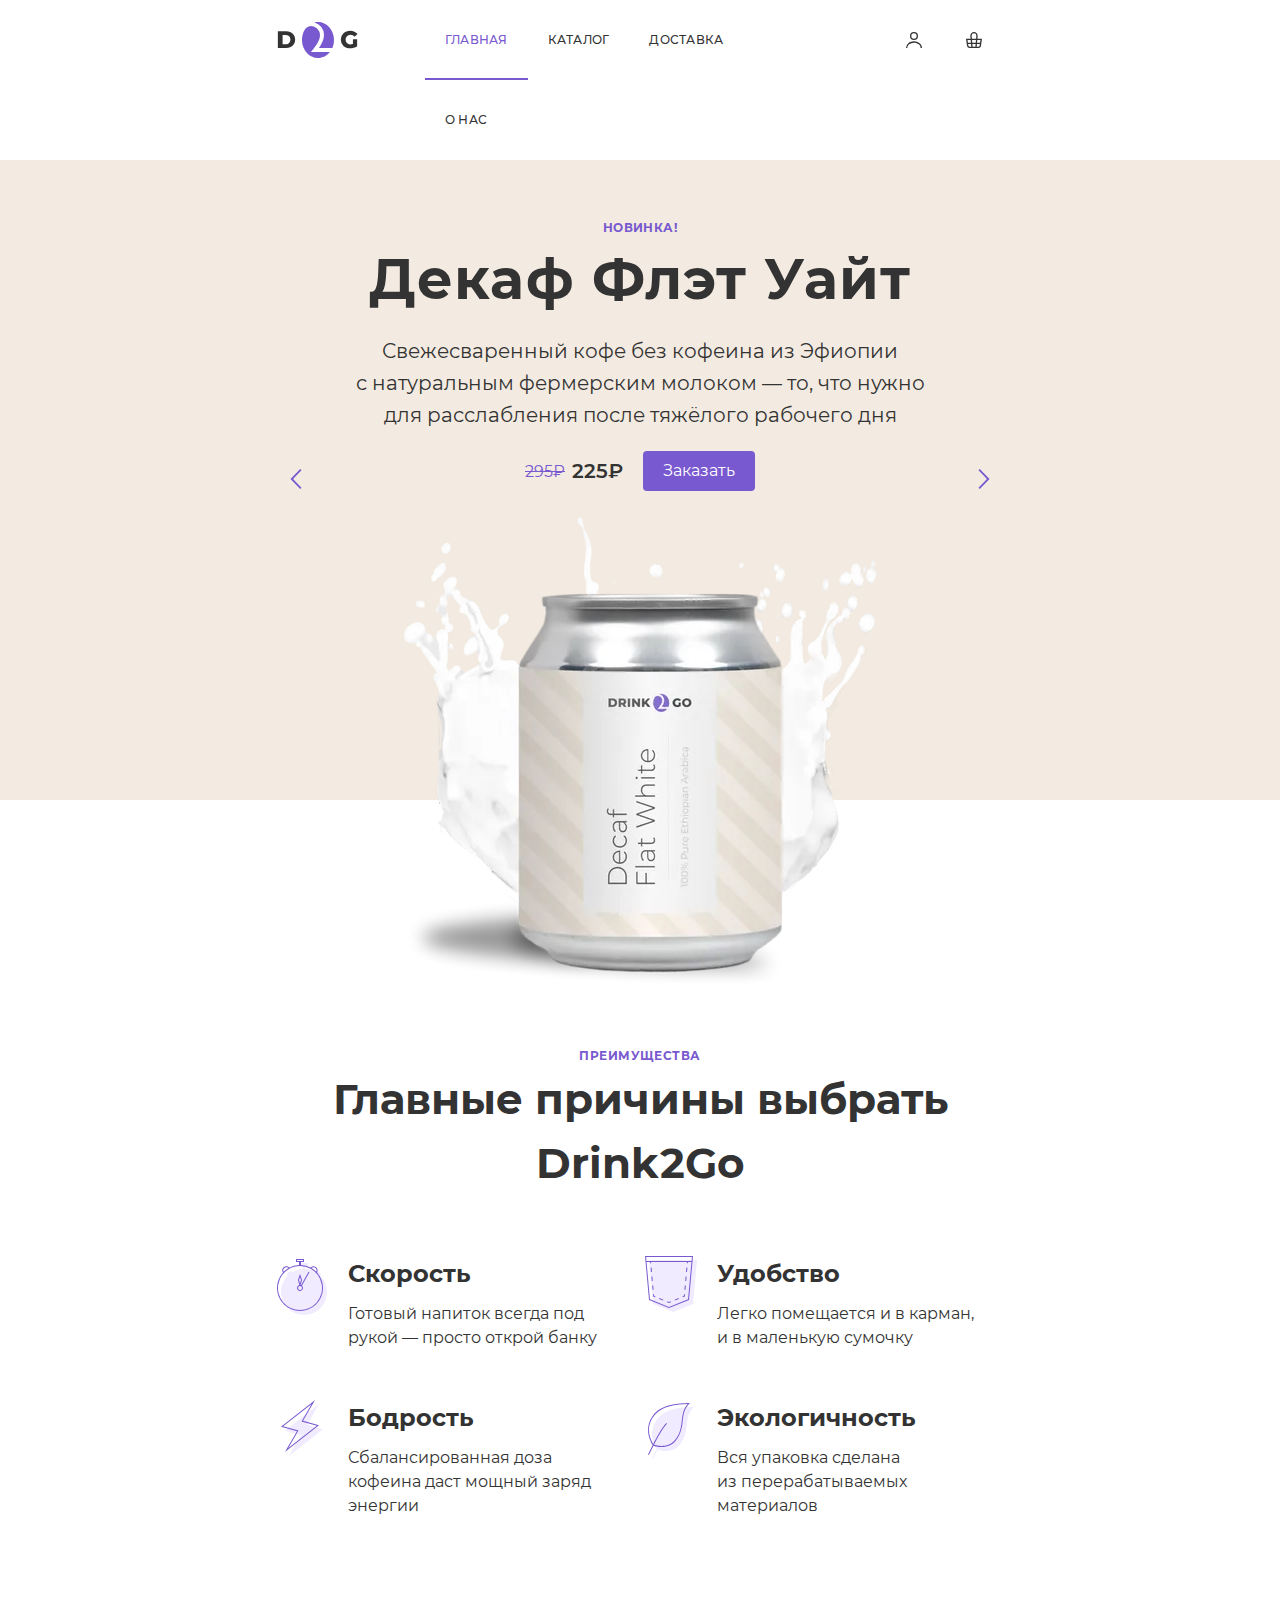
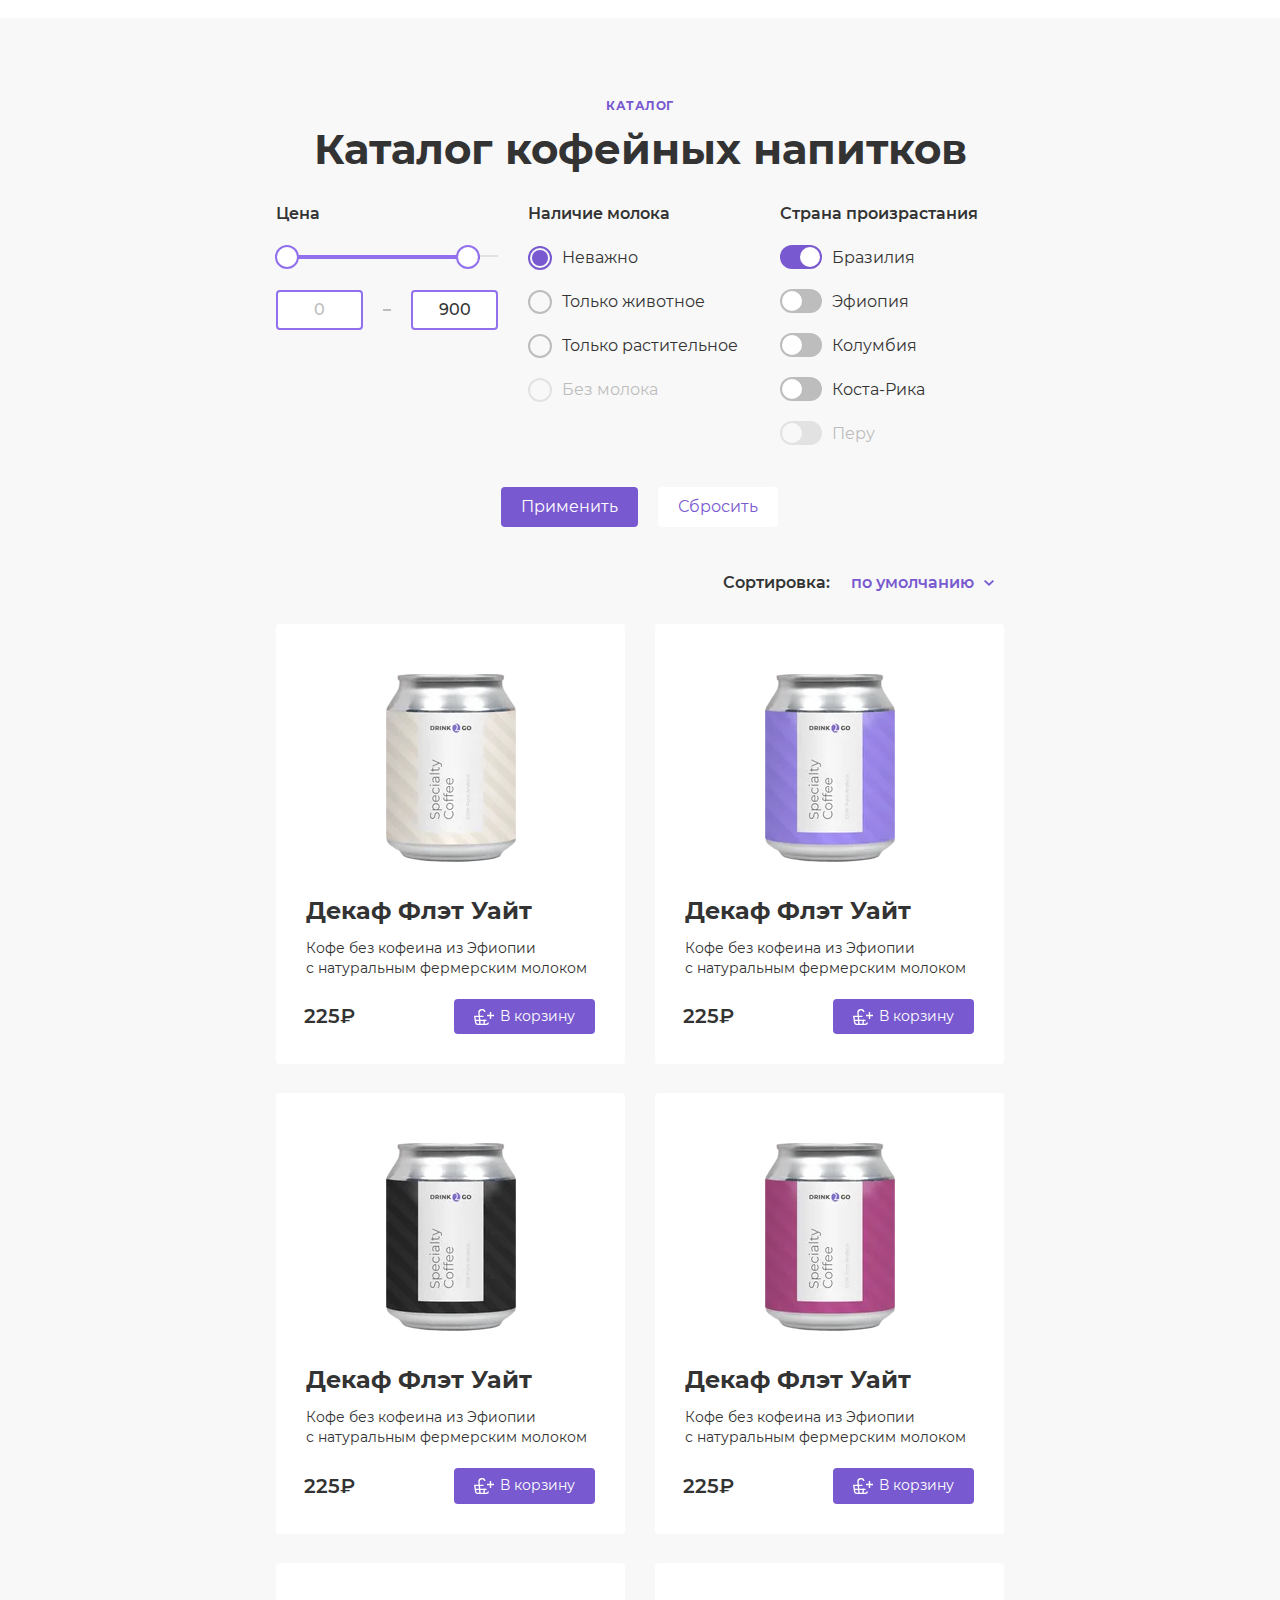
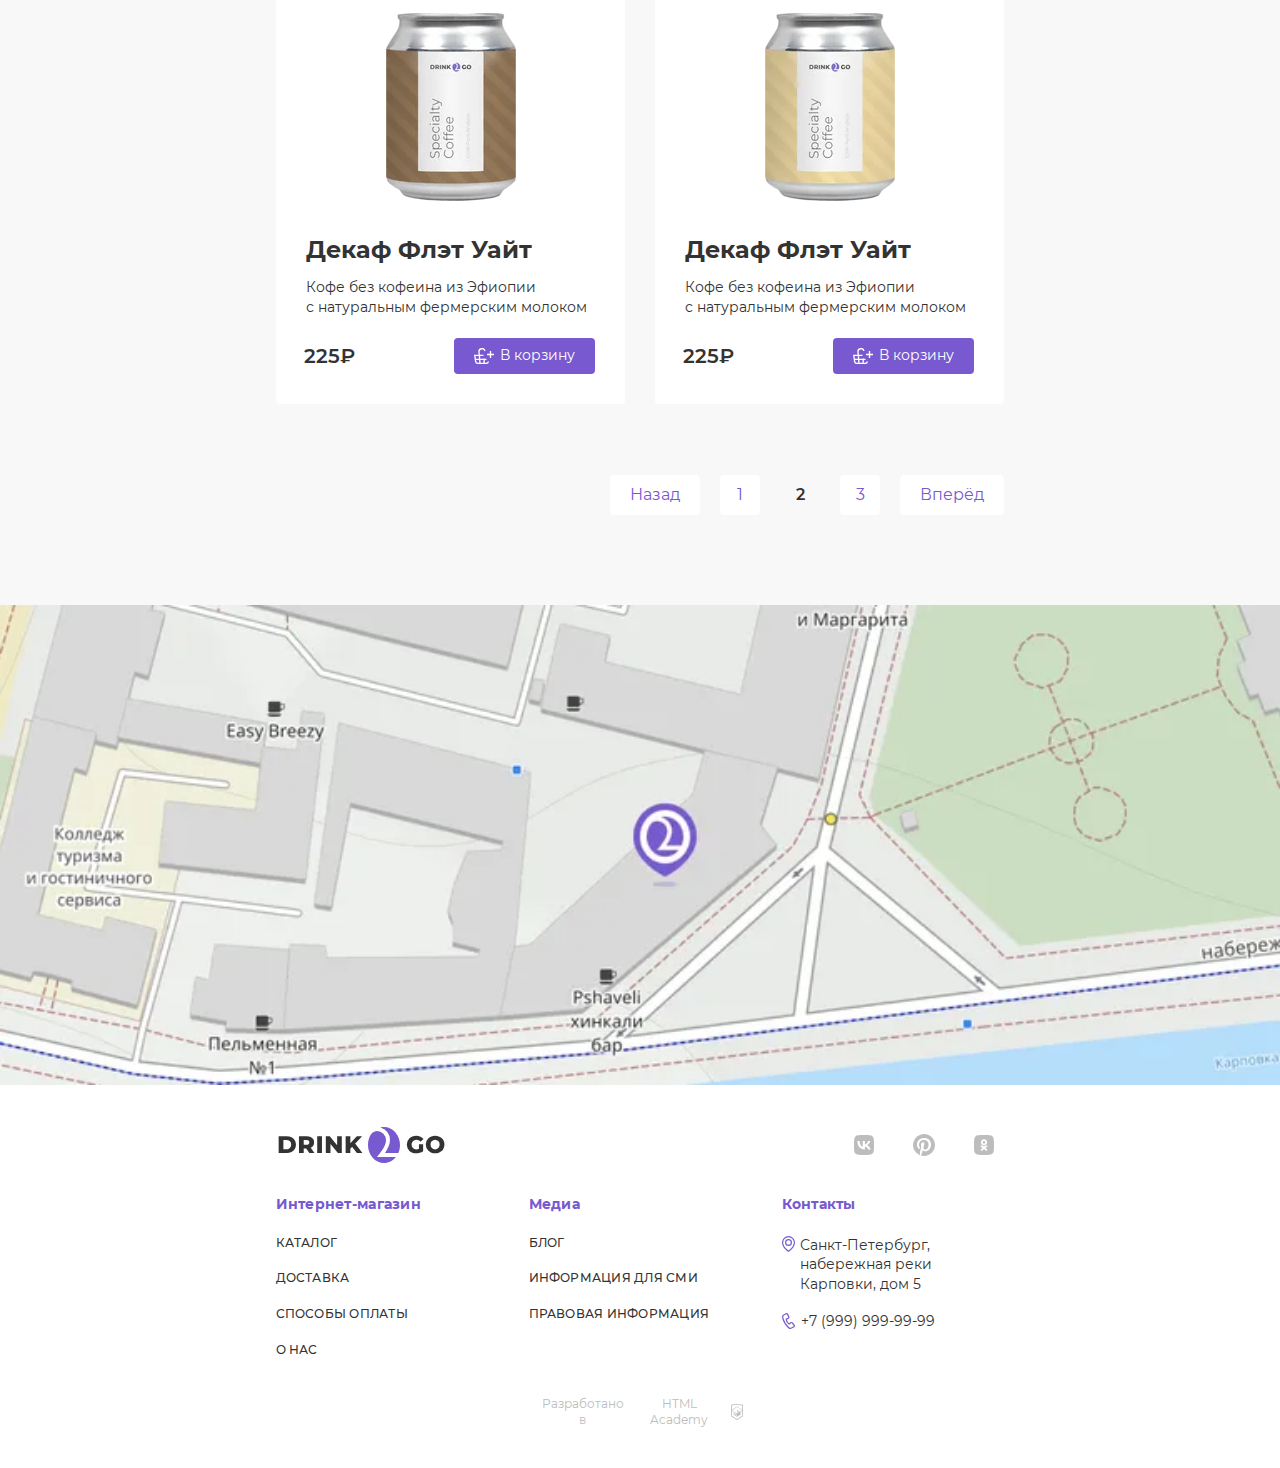
<file: index.html>
<!DOCTYPE html><html class="page" lang="ru"><head><meta charset="utf-8"><meta name="viewport" content="width=device-width,initial-scale=1"><meta name="description" content="Drink2Go — интернет-магазин по продаже кофейных напитков."><title>Drink2Go — интернет-магазин по продаже кофейных напитков.</title><link rel="stylesheet" href="styles/styles.css"><link rel="icon" href="favicon.ico"><link rel="icon" href="favicons/favicon.svg" type="image/svg+xml"><link rel="apple-touch-icon" href="favicons/favicon-180.png"><link rel="manifest" href="favicon.webmanifest"><link rel="preload" href="fonts/montserrat-regular.woff2" as="font" type="font/woff2" crossorigin="anonymous"><link rel="preload" href="fonts/montserrat-medium.woff2" as="font" type="font/woff2" crossorigin="anonymous"><link rel="preload" href="fonts/montserrat-semi-bold.woff2" as="font" type="font/woff2" crossorigin="anonymous"><link rel="preload" href="fonts/montserrat-bold.woff2" as="font" type="font/woff2" crossorigin="anonymous"><link rel="preload" href="fonts/montserrat-extra-bold.woff2" as="font" type="font/woff2" crossorigin="anonymous"></head><body class="page__body"><header class="header" data-test="header"><div class="header__container"><a class="logo" href="index.html"><picture><source media="(min-width: 1440px)" type="image/svg+xml" srcset="images/logo-desktop.svg" width="170" height="36"><source media="(min-width: 768px)" type="image/svg+xml" srcset="images/logo-tablet.svg" width="82" height="36"><img class="logo__image" src="images/logo.svg" width="32" height="36" alt="Логотип Drink2Go."></picture><span class="logo__text">Интернет-магазин кофейных напитков</span></a><nav class="nav"><ul class="nav__menu nav__menu--closed reset-list"><li class="nav__item"><a class="nav__link nav__link--active" href="index.html">Главная</a></li><li class="nav__item"><a class="nav__link" href="#">Каталог</a></li><li class="nav__item"><a class="nav__link" href="#">Доставка</a></li><li class="nav__item"><a class="nav__link" href="#">О нас</a></li></ul><div class="nav__buttons"><a class="login-button" href="#"><span class="login-button__text">Войти</span></a> <a class="cart-button" href="#"><span class="cart-button__text">Корзина</span></a> <button class="nav__toggle button js-toggle-button" type="button" aria-label="Открыть меню навигации."></button></div></nav></div></header><main class="page__main"><section class="hero" data-test="hero"><h1 class="visually-hidden">Drink2Go — интернет-магазин по продаже кофейных напитков.</h1><div class="slider hero__container"><ul class="slider__list reset-list"><li class="slider__item"><div class="slider__image-wrapper"><picture><source type="image/webp" media="(min-width: 1440px)" srcset="images/decaf-flat-white-desktop@1x.webp, images/decaf-flat-white-desktop@2x.webp 2x" width="600" height="600"><source type="image/webp" media="(min-width: 768px)" srcset="images/decaf-flat-white-tablet@1x.webp, images/decaf-flat-white-tablet@2x.webp 2x" width="476" height="476"><source type="image/webp" srcset="images/decaf-flat-white-mobile@1x.webp, images/decaf-flat-white-mobile@2x.webp 2x" width="280" height="280"><source type="image/png" media="(min-width: 1440px)" srcset="images/decaf-flat-white-desktop@1x.png, images/decaf-flat-white-desktop@2x.png 2x" width="600" height="600"><source type="image/png" media="(min-width: 768px)" srcset="images/decaf-flat-white-tablet@1x.png, images/decaf-flat-white-tablet@2x.png 2x" width="476" height="476"><img class="slider__image" src="images/decaf-flat-white-mobile@1x.png" srcset="images/decaf-flat-white-mobile@2x.png 2x" width="280" height="280" alt="Банка кофе Декаф Флэт Уайт."></picture></div><div class="slider__description"><span class="slider__badge badge">Новинка!</span><h2 class="slider__title">Декаф Флэт Уайт</h2><p class="slider__text">Свежесваренный кофе без кофеина из Эфиопии с&nbsp;натуральным фермерским молоком — то, что нужно для&nbsp;расслабления после тяжёлого рабочего дня</p><div class="buy-wrapper"><span class="old-price">295₽</span> <span class="current-price">225₽</span><!-- Состояние disabled у ссылки - класс button__link-disabled для button --> <a class="slider__order-button button button--main" href="#">Заказать</a></div></div></li><li class="slider__item"><div class="slider__image-wrapper"><picture><source type="image/webp" media="(min-width: 1440px)" srcset="images/lavender-latte-desktop@1x.webp, images/lavender-latte-desktop@2x.webp 2x" width="600" height="600"><source type="image/webp" media="(min-width: 768px)" srcset="images/lavender-latte-tablet@1x.webp, images/lavender-latte-tablet@2x.webp 2x" width="476" height="476"><source type="image/webp" srcset="images/lavender-latte-mobile@1x.webp, images/lavender-latte-mobile@2x.webp 2x" width="280" height="280"><source type="image/png" media="(min-width: 1440px)" srcset="images/lavender-latte-desktop@1x.png, images/lavender-latte-desktop@2x.png 2x" width="600" height="600"><source type="image/png" media="(min-width: 768px)" srcset="images/lavender-latte-tablet@1x.png, images/lavender-latte-tablet@2x.png 2x" width="476" height="476"><img class="slider__image" src="images/lavender-latte-mobile@1x.png" srcset="images/lavender-latte-mobile@2x.png 2x" width="280" height="280" alt="Банка кофе Лавандовый Латте."></picture></div><div class="slider__description"><span class="slider__badge badge">Новинка!</span><h2 class="slider__title">Лавандовый Латте</h2><p class="slider__text">Невероятное сочетание перуанской высокогорной арабики с молоком ламы и лавандовым сиропом унесёт&nbsp;вас прямо на вершину Радужных гор</p><div class="buy-wrapper"><span class="old-price">285₽</span> <span class="current-price">265₽</span> <a class="slider__order-button button button--main" href="#">Заказать</a></div></div></li><li class="slider__item"><div class="slider__image-wrapper"><picture><source type="image/webp" media="(min-width: 1440px)" srcset="images/triple-espresso-desktop@1x.webp, images/triple-espresso-desktop@2x.webp 2x" width="600" height="600"><source type="image/webp" media="(min-width: 768px)" srcset="images/triple-espresso-tablet@1x.webp, images/triple-espresso-tablet@2x.webp 2x" width="476" height="476"><source type="image/webp" srcset="images/triple-espresso-mobile@1x.webp, images/triple-espresso-mobile@2x.webp 2x" width="280" height="280"><source type="image/png" media="(min-width: 1440px)" srcset="images/triple-espresso-desktop@1x.png, images/triple-espresso-desktop@2x.png 2x" width="600" height="600"><source type="image/png" media="(min-width: 768px)" srcset="images/triple-espresso-tablet@1x.png, images/triple-espresso-tablet@2x.png 2x" width="476" height="476"><img class="slider__image" src="images/triple-espresso-mobile@1x.png" srcset="images/triple-espresso-mobile@2x.png 2x" width="280" height="280" alt="Банка кофе Тройной Эспрессо."></picture></div><div class="slider__description"><span class="slider__badge badge">Новинка!</span><h2 class="slider__title">Тройной Эспрессо</h2><p class="slider__text">Мощнее укола адреналина, чернее&nbsp;самой тёмной ночи, этот тройной эспрессо из Колумбии покажет вам, что такое настоящая бодрость</p><div class="buy-wrapper"><span class="old-price">395₽</span> <span class="current-price">375₽</span> <a class="slider__order-button button button--main" href="#">Заказать</a></div></div></li></ul><button class="slider__button button slider-button-prev" type="button" aria-label="Показать предыдущий товар."><svg class="slider__button-arrow" width="20" height="20"><use href="icons/stack.svg#slider-arrow"></use></svg></button> <button class="slider__button button slider-button-next" type="button" aria-label="Показать следующий товар."><svg class="slider__button-arrow slider__button-arrow--next" width="20" height="20"><use href="icons/stack.svg#slider-arrow"></use></svg></button><ul class="slider-pagination reset-list"><li class="slider-pagination__item"><button class="slider-pagination__button button slider-pagination__button--current" type="button" aria-label="Первый товар слайдера."></button></li><li class="slider-pagination__item"><button class="slider-pagination__button button" type="button" aria-label="Второй товар слайдера."></button></li><li class="slider-pagination__item"><button class="slider-pagination__button button" type="button" aria-label="Третий товар слайдера."></button></li></ul></div></section><section class="features" data-test="features"><div class="container"><span class="badge">Преимущества</span><h2 class="features__title title">Главные причины выбрать Drink2Go</h2><ul class="features__list reset-list"><li class="features__item features__item--speed"><h3 class="features__name">Скорость</h3><p class="features__text">Готовый напиток всегда под рукой — просто открой банку</p></li><li class="features__item features__item--convenience"><h3 class="features__name">Удобство</h3><p class="features__text">Легко помещается и в карман, и&nbsp;в&nbsp;маленькую сумочку</p></li><li class="features__item features__item--cheerfulness"><h3 class="features__name">Бодрость</h3><p class="features__text">Сбалансированная доза кофеина даст мощный заряд энергии</p></li><li class="features__item features__item--ecological"><h3 class="features__name">Экологичность</h3><p class="features__text">Вся упаковка сделана из&nbsp;перерабатываемых материалов</p></li></ul></div></section><section class="catalog" data-test="catalog"><div class="catalog__container container"><span class="catalog__badge badge">Каталог</span><h2 class="catalog__title title">Каталог кофейных напитков</h2><div class="filter"><form class="filter__form" action="https://echo.htmlacademy.ru/" method="get"><fieldset class="filter__group"><legend class="filter__title">Цена</legend><!-- Состояние disabled для рендж слайдера - добавить для дива ниже класс noui-slider-disabled --><div class="range noui-slider"><div class="range-slider"></div><div class="range__fields"><label class="range__label"><span class="visually-hidden">Изменить минимальную цену.</span> <input class="range__field range__field--min" type="number" name="min-price" min="0" max="1000" placeholder="0" required></label> <label class="range__label"><span class="visually-hidden">Изменить максимальную цену.</span> <input class="range__field range__field--max" type="number" name="max-price" min="0" max="1000" placeholder="500" value="900" required></label></div></div></fieldset><fieldset class="filter__group"><legend class="filter__title">Наличие молока</legend><ul class="filter__radio-list radio-list reset-list"><li class="radio-list__item"><label class="radio-list__control control"><input class="radio-list__field visually-hidden" type="radio" name="presence-of-milk" value="not-important" checked="checked"> <span class="control__outline radio-list__outline"></span> <span class="radio-list__text">Неважно</span></label></li><li class="radio-list__item"><label class="radio-list__control control"><input class="radio-list__field visually-hidden" type="radio" name="presence-of-milk" value="only-animal"> <span class="control__outline radio-list__outline"></span> <span class="radio-list__text">Только животное</span></label></li><li class="radio-list__item"><label class="radio-list__control control"><input class="radio-list__field visually-hidden" type="radio" name="presence-of-milk" value="only-plant"> <span class="control__outline radio-list__outline"></span> <span class="radio-list__text">Только растительное</span></label></li><li class="radio-list__item"><label class="radio-list__control control"><input class="radio-list__field visually-hidden" type="radio" name="presence-of-milk" value="no-milk" disabled="disabled"> <span class="control__outline radio-list__outline"></span> <span class="radio-list__text">Без молока</span></label></li></ul></fieldset><fieldset class="filter__group"><legend class="filter__title">Страна произрастания</legend><ul class="filter__checkbox-list checkbox-list reset-list"><li class="checkbox-list__item"><label class="checkbox-list__control control"><input class="checkbox-list__field visually-hidden" type="checkbox" name="country-of-origin" value="brazil" checked="checked"> <span class="checkbox-list__text">Бразилия</span></label></li><li class="checkbox-list__item"><label class="checkbox-list__control control"><input class="checkbox-list__field visually-hidden" type="checkbox" name="country-of-origin" value="ethiopia"> <span class="checkbox-list__text">Эфиопия</span></label></li><li class="checkbox-list__item"><label class="checkbox-list__control control"><input class="checkbox-list__field visually-hidden" type="checkbox" name="country-of-origin" value="columbia"> <span class="checkbox-list__text">Колумбия</span></label></li><li class="checkbox-list__item"><label class="checkbox-list__control control"><input class="checkbox-list__field visually-hidden" type="checkbox" name="country-of-origin" value="costa-rica"> <span class="checkbox-list__text">Коста-Рика</span></label></li><li class="checkbox-list__item"><label class="checkbox-list__control control"><input class="checkbox-list__field visually-hidden" type="checkbox" name="country-of-origin" value="peru" disabled="disabled"> <span class="checkbox-list__text">Перу</span></label></li></ul></fieldset><div class="filter__buttons-wrapper"><button class="filter__apply button button--main" type="submit">Применить</button> <button class="filter__reset button button--additional" type="reset">Сбросить</button></div></form></div><div class="catalog__right-wrapper"><div class="sorting"><h3 class="sorting__title">Сортировка:</h3><div class="sorting__select-wrapper"><select class="sorting__select" name="sorting"><option value="default">по умолчанию</option><option value="novelty">новинки</option><option value="discounted">со скидкой</option></select></div></div><ul class="catalog__list reset-list"><li class="catalog__item"><div class="card"><a class="card__link" href="#"><picture><source type="image/webp" srcset="images/card-1@1x.webp, images/card-1@2x.webp 2x" width="130" height="188"><img class="card__image" src="images/card-1@1x.png" srcset="images/card-1@2x.png 2x" width="130" height="188" alt="Банка кофе Декаф Флэт Уайт."></picture></a><a class="card__name" href="#">Декаф Флэт Уайт</a><p class="card__text">Кофе без кофеина из Эфиопии с&nbsp;натуральным фермерским молоком</p><span class="current-price">225₽</span> <button class="card__button button button--main" type="button">В корзину</button></div></li><li class="catalog__item"><div class="card card--special"><a class="card__link" href="#"><picture><source type="image/webp" srcset="images/card-2@1x.webp, images/card-2@2x.webp 2x" width="130" height="188"><img class="card__image" src="images/card-2@1x.png" srcset="images/card-2@2x.png 2x" width="130" height="188" alt="Банка кофе Декаф Флэт Уайт."></picture></a><a class="card__name" href="#">Декаф Флэт Уайт</a><p class="card__text">Кофе без кофеина из Эфиопии с&nbsp;натуральным фермерским молоком</p><span class="current-price">225₽</span> <button class="card__button button button--main" type="button">В корзину</button></div></li><li class="catalog__item"><div class="card"><a class="card__link" href="#"><picture><source type="image/webp" srcset="images/card-3@1x.webp, images/card-3@2x.webp 2x" width="130" height="188"><img class="card__image" src="images/card-3@1x.png" srcset="images/card-3@2x.png 2x" width="130" height="188" alt="Банка кофе Декаф Флэт Уайт."></picture></a><a class="card__name" href="#">Декаф Флэт Уайт</a><p class="card__text">Кофе без кофеина из Эфиопии с&nbsp;натуральным фермерским молоком</p><span class="current-price">225₽</span> <button class="card__button button button--main" type="button">В корзину</button></div></li><li class="catalog__item"><div class="card"><a class="card__link" href="#"><picture><source type="image/webp" srcset="images/card-4@1x.webp, images/card-4@2x.webp 2x" width="130" height="188"><img class="card__image" src="images/card-4@1x.png" srcset="images/card-4@2x.png 2x" width="130" height="188" alt="Банка кофе Декаф Флэт Уайт."></picture></a><a class="card__name" href="#">Декаф Флэт Уайт</a><p class="card__text">Кофе без кофеина из Эфиопии с&nbsp;натуральным фермерским молоком</p><span class="current-price">225₽</span> <button class="card__button button button--main" type="button">В корзину</button></div></li><li class="catalog__item"><div class="card"><a class="card__link" href="#"><picture><source type="image/webp" srcset="images/card-5@1x.webp, images/card-5@2x.webp 2x" width="130" height="188"><img class="card__image" src="images/card-5@1x.png" srcset="images/card-5@2x.png 2x" width="130" height="188" alt="Банка кофе Декаф Флэт Уайт."></picture></a><a class="card__name" href="#">Декаф Флэт Уайт</a><p class="card__text">Кофе без кофеина из Эфиопии с&nbsp;натуральным фермерским молоком</p><span class="current-price">225₽</span> <button class="card__button button button--main" type="button">В корзину</button></div></li><li class="catalog__item"><div class="card"><a class="card__link" href="#"><picture><source type="image/webp" srcset="images/card-6@1x.webp, images/card-6@2x.webp 2x" width="130" height="188"><img class="card__image" src="images/card-6@1x.png" srcset="images/card-6@2x.png 2x" width="130" height="188" alt="Банка кофе Декаф Флэт Уайт."></picture></a><a class="card__name" href="#">Декаф Флэт Уайт</a><p class="card__text">Кофе без кофеина из Эфиопии с&nbsp;натуральным фермерским молоком</p><span class="current-price">225₽</span> <button class="card__button button button--main" type="button">В корзину</button></div></li></ul><div class="pagination"><!-- Состояние disabled у ссылок пагинации - класс pagination__link-disabled --> <a class="pagination__link pagination__prev" href="#"><span class="pagination__link-text">Назад</span></a><!-- Для корректной работы скрытия кнопок "назад" и "вперёд" при активной первой или последней ссылке, нужно добавлять класс pagination__link-current именно в редакторе, а не DevTools. --><ul class="pagination__list reset-list"><li class="pagination__item"><a class="pagination__link" href="#">1</a></li><li class="pagination__item"><a class="pagination__link pagination__link-current" href="#">2</a></li><li class="pagination__item"><a class="pagination__link" href="#">3</a></li></ul><a class="pagination__link pagination__next" href="#"><span class="pagination__link-text">Вперёд</span></a></div></div></div></section><section class="map" data-test="map"><h2 class="visually-hidden">Мы на карте</h2><picture><source type="image/webp" media="(min-width: 1440px)" srcset="images/map-desktop@1x.webp, images/map-desktop@2x.webp 2x" width="1440" height="540"><source type="image/webp" media="(min-width: 768px)" srcset="images/map-tablet@1x.webp, images/map-tablet@2x.webp 2x" width="768" height="480"><source type="image/webp" srcset="images/map-mobile@1x.webp, images/map-mobile@2x.webp 2x" width="320" height="420"><source type="image/jpeg" media="(min-width: 1440px)" srcset="images/map-desktop@1x.jpg, images/map-desktop@2x.jpg 2x" width="1440" height="540"><source type="image/jpeg" media="(min-width: 768px)" srcset="images/map-tablet@1x.jpg, images/map-tablet@2x.jpg 2x" width="768" height="480"><img class="map__image" src="images/map-mobile@1x.jpg" srcset="images/map-mobile@2x.jpg 2x" width="320" height="420" alt="Наша геолокация на карте."></picture></section></main><footer class="footer" data-test="footer"><div class="footer__social"><div class="footer__container"><a class="footer__logo logo" href="index.html"><picture><source media="(min-width: 768px)" type="image/svg+xml" srcset="images/logo-desktop.svg" width="170" height="36"><img class="logo__image" src="images/logo-tablet.svg" width="82" height="36" alt="Логотип Drink2Go."></picture><span class="footer__logo-text logo__text">Интернет-магазин кофейных напитков</span></a><ul class="social reset-list"><li class="social__item"><a class="social__link social__link--vk" href="#" aria-label="Мы в вконтакте." target="_blank" rel="noreferrer noopener"></a></li><li class="social__item"><a class="social__link social__link--pinterest" href="#" aria-label="Мы в пинтерест." target="_blank" rel="noreferrer noopener"></a></li><li class="social__item"><a class="social__link social__link--ok" href="#" aria-label="Мы в одноклассниках." target="_blank" rel="noreferrer noopener"></a></li></ul></div></div><div class="footer__group footer__group--store"><div class="footer__container"><h4 class="footer__header">Интернет-магазин</h4><ul class="footer__list reset-list"><li class="footer__item"><a class="footer__link" href="#" target="_blank" rel="noreferrer noopener">Каталог</a></li><li class="footer__item"><a class="footer__link" href="#" target="_blank" rel="noreferrer noopener">Доставка</a></li><li class="footer__item"><a class="footer__link" href="#" target="_blank" rel="noreferrer noopener">Способы оплаты</a></li><li class="footer__item"><a class="footer__link" href="#" target="_blank" rel="noreferrer noopener">О нас</a></li></ul></div></div><div class="footer__group footer__group--media"><div class="footer__container"><h4 class="footer__header">Медиа</h4><ul class="footer__list reset-list"><li class="footer__item"><a class="footer__link" href="#" target="_blank" rel="noreferrer noopener">Блог</a></li><li class="footer__item"><a class="footer__link" href="#" target="_blank" rel="noreferrer noopener">Информация для СМИ</a></li><li class="footer__item"><a class="footer__link" href="#" target="_blank" rel="noreferrer noopener">Правовая информация</a></li></ul></div></div><div class="footer__group footer__group--contacts"><div class="footer__container"><h4 class="footer__header">Контакты</h4><ul class="footer__list reset-list"><li class="footer__item"><address class="footer__address">Санкт-Петербург, набережная реки Карповки, дом 5</address></li><li class="footer__item"><a class="footer__phone" href="tel:+79999999999">+7 (999) 999-99-99</a></li></ul></div></div><p class="copyright">Разработано в <a class="copyright__link" href="https://htmlacademy.ru/intensive/adaptive">HTML Academy</a></p></footer><script src="vendor/nouislider.min.js" defer="defer"></script><script src="scripts/index.js" type="module"></script></body></html>
</file>
<file: styles/styles.css>
@import "../vendor/nouislider.min.css";*,:before,:after{box-sizing:border-box}img{object-fit:contain;display:block}a{text-decoration:none}.reset-list{margin:0;padding:0;list-style-type:none}.visually-hidden{clip:rect(0 0 0 0);border:0;width:1px;height:1px;margin:-1px;padding:0;position:absolute;overflow:hidden}@font-face{font-family:Montserrat;src:url(../fonts/montserrat-regular.woff2)format("woff2"),url(../fonts/montserrat-regular.woff)format("woff");font-weight:400;font-style:normal;font-display:swap}@font-face{font-family:Montserrat;src:url(../fonts/montserrat-medium.woff2)format("woff2"),url(../fonts/montserrat-medium.woff)format("woff");font-weight:500;font-style:normal;font-display:swap}@font-face{font-family:Montserrat;src:url(../fonts/montserrat-semi-bold.woff2)format("woff2"),url(../fonts/montserrat-semi-bold.woff)format("woff");font-weight:600;font-style:normal;font-display:swap}@font-face{font-family:Montserrat;src:url(../fonts/montserrat-bold.woff2)format("woff2"),url(../fonts/montserrat-bold.woff)format("woff");font-weight:700;font-style:normal;font-display:swap}@font-face{font-family:Montserrat;src:url(../fonts/montserrat-extra-bold.woff2)format("woff2"),url(../fonts/montserrat-extra-bold.woff)format("woff");font-weight:800;font-style:normal;font-display:swap}.page{height:100%}.page__body{flex-direction:column;min-height:100%;margin:0;font-family:Montserrat,Tahoma,sans-serif;font-weight:400;display:flex}.page__main{flex-grow:1}.container{max-width:280px;margin:0 auto}@media (width>=768px){.container{max-width:728px}}@media (width>=1440px){.container{max-width:1360px}}.old-price{color:#7859cf;margin-right:9px;padding-top:2px;font-size:16px;line-height:2;text-decoration:line-through;display:inline-block}.current-price{color:#333;margin:0 20px 0 -2px;font-size:20px;font-weight:600;line-height:1.6;display:inline-block}@media (width>=768px){.current-price{margin:0 20px 0 -2px}}.button{cursor:pointer;background-color:#0000;border:0;padding:0;font-family:Montserrat,Tahoma,sans-serif}.button--main{color:#fff;background-color:#7859cf;border-radius:4px;padding:8px 20px;font-family:Montserrat,Tahoma,sans-serif;font-size:16px;line-height:150%}.button--main:hover,.button--main:focus-visible{background-color:#9070ec;outline:none}.button--main:active{background-color:#593cac}.button--main:disabled{cursor:not-allowed;background-color:#bdbdbd}.button--additional{color:#7859cf;background-color:#fff;border-radius:4px;padding:8px 20px;font-family:Montserrat,Tahoma,sans-serif;font-size:16px;line-height:150%}.button--additional:hover,.button--additional:focus-visible{color:#fff;background-color:#9070ec;outline:none}.button--additional:active{color:#fff;background-color:#593cac}.button--additional:disabled{color:#fff;cursor:not-allowed;background-color:#e2e2e2}.button__link-disabled{cursor:not-allowed;background-color:#bdbdbd}.button__link-disabled:hover{background-color:#bdbdbd}.card{background-color:#fff;border-radius:4px;grid-template-columns:1fr 1fr;align-items:center;padding:40px 20px 20px;display:grid}@media (width>=768px){.card{padding:50px 30px 30px}}@media (width>=1440px){.card--special{box-shadow:0 5px 15px #00000026}}.card:hover{transition:box-shadow .3s;box-shadow:0 5px 15px #00000026}.card__link{grid-column:1/-1;justify-content:center;margin:0 0 24px;transition:transform .3s;display:flex}.card__link:hover,.card__link:focus-visible{transform:translateY(-5px)}.card__link:active{opacity:.8}@media (width>=768px){.card__link{margin:0 0 31px}}.card__name{color:#333;grid-column:1/-1;margin:0 0 4px;font-family:Montserrat,Tahoma,sans-serif;font-size:18px;font-weight:700;line-height:1.77;display:block}@media (width>=768px){.card__name{margin:0 0 10px;font-size:24px;line-height:1.5}}.card__name:hover,.card__name:focus-visible{color:#9070ec}.card__name:active{color:#593cac}.card__text{color:#333;grid-column:1/-1;margin:0 0 16px;font-size:14px;font-weight:400;line-height:1.42}@media (width>=768px){.card__text{margin:0 0 20px}}.card__button{min-width:141px;padding-left:46px;font-size:14px;line-height:1.42;position:relative}.card__button:before{content:"";background-image:url(../icons/stack.svg#add-to-cart-icon);background-repeat:no-repeat;width:20px;height:16px;position:absolute;top:10px;left:20px}@media (width>=768px){.card__button{justify-self:end;max-width:141px}}.buy-wrapper{flex-wrap:wrap;justify-content:center;align-items:center;gap:10px 0;display:flex}@media (width>=1440px){.buy-wrapper{justify-content:start}}.title{text-align:center;color:#333;font-family:Montserrat,Tahoma,sans-serif;font-size:24px;font-weight:700;line-height:1.5}@media (width>=768px){.title{font-size:42px;line-height:1.52}}.header{background-color:#fff;position:relative}@media (width>=768px){.header{padding:0 20px;position:static}}@media (width>=1440px){.header{padding:0 40px}}.header__container{justify-content:space-between;gap:10px;max-width:320px;margin:0 auto;display:flex}@media (width>=768px){.header__container{max-width:728px}}@media (width>=1440px){.header__container{gap:162px;max-width:1360px}}.logo{height:100%;padding:12px 20px;display:block}@media (width>=768px){.logo{padding:22px 0}}@media (width>=1440px){.logo{align-items:center;gap:20px;max-width:316px;display:flex}}.logo:hover,.logo:focus-visible{opacity:.8}.logo:active{opacity:.6}.logo:active .logo__text{color:#7859cf}.logo__text{color:#333;font-size:12px;line-height:1.33;display:none}@media (width>=1440px){.logo__text{display:block}}@media (width>=768px){.nav{grid-template-columns:399px 120px;align-items:start;gap:60px;margin-left:auto;display:grid}}@media (width>=1440px){.nav{grid-template-columns:459px 261px;gap:162px}}.nav__menu{flex-wrap:wrap}.nav__menu--closed{display:none}@media (width>=768px){.nav__menu--closed{max-width:398px;display:flex}}@media (width>=1440px){.nav__menu--closed{gap:20px;max-width:459px}}.nav__menu--opened{z-index:1;background-color:#fff;border-top:1px solid #f0ebff;border-bottom:1px solid #f0ebff;flex-direction:column;align-items:center;width:100%;display:flex;position:absolute;top:100%;left:0}@media (width>=768px){.nav__menu--opened{width:initial;z-index:initial;border:none;flex-flow:wrap;position:static}}.nav__menu--opened .nav__link--active{color:#333}.nav__item{text-align:center;width:100%}@media (width>=768px){.nav__item{width:initial;text-align:initial}}.nav__item:not(:last-of-type){border-bottom:1px solid #f0ebff}@media (width>=768px){.nav__item:not(:last-of-type){border-bottom:none}}.nav__buttons{align-items:center;margin-left:auto;display:flex}@media (width>=768px){.nav__buttons{grid-template-columns:60px 60px;align-items:normal;display:grid}}@media (width>=1440px){.nav__buttons{grid-template-columns:112px 129px;gap:20px}}.nav__link{letter-spacing:.02em;text-transform:uppercase;color:#333;padding:20px;font-family:Montserrat,Tahoma,sans-serif;font-size:12px;font-weight:500;line-height:1.33;display:block}@media (width>=768px){.nav__link{max-width:115px;padding:32px 20px}}.nav__link:hover,.nav__link:focus-visible{color:#7859cf;outline:none}.nav__link:active{background-color:#f0ebff}.nav__link--active{color:#7859cf;position:relative}@media (width>=768px){.nav__link--active:after{content:"";background-color:#7859cf;width:100%;height:2px;position:absolute;bottom:0;left:0}}.nav__link--active:hover:after,.nav__link--active:focus-visible:after{background-color:#333}.nav__toggle{width:60px;min-height:60px;display:inline-block;position:relative}.nav__toggle:before{content:"";background-color:#333;background-repeat:no-repeat;width:16px;height:16px;position:absolute;top:50%;left:50%;transform:translate(-50%,-50%);-webkit-mask-image:url(../icons/stack.svg#burger-icon);mask-image:url(../icons/stack.svg#burger-icon)}@media (width>=768px){.nav__toggle{display:none}}.nav__toggle:active{background-color:#f0ebff}.nav__menu--opened~.nav__buttons .nav__toggle:before{-webkit-mask-image:url(../icons/stack.svg#burger-close-icon);mask-image:url(../icons/stack.svg#burger-close-icon)}.cart-button{width:60px;height:60px;display:inline-block;position:relative}.cart-button:before{content:"";background-color:#333;background-repeat:no-repeat;width:16px;height:16px;position:absolute;top:50%;left:50%;transform:translate(-50%,-50%);-webkit-mask-image:url(../icons/stack.svg#cart-icon);mask-image:url(../icons/stack.svg#cart-icon)}@media (width>=1440px){.cart-button:before{top:50%;left:28px}}@media (width>=768px){.cart-button{height:80px;padding-left:24px}}@media (width>=1440px){.cart-button{text-align:center;justify-content:center;align-items:center;min-width:129px;height:100%;min-height:80px;padding:30px 20px 31px 44px;display:flex}}.cart-button:hover,.cart-button:focus-visible{outline:none}.cart-button:hover .cart-button__text,.cart-button:focus-visible .cart-button__text{color:#7859cf}.cart-button:hover:before,.cart-button:focus-visible:before{background-color:#7859cf}.cart-button:active{background-color:#f0ebff}.cart-button__text{letter-spacing:.02em;text-transform:uppercase;color:#333;font-family:Montserrat,Tahoma,sans-serif;font-size:12px;font-weight:500;line-height:1.33;display:none}@media (width>=1440px){.cart-button__text{max-width:65px;display:block}}.login-button{width:60px;height:60px;display:inline-block;position:relative}.login-button:before{content:"";background-color:#333;background-repeat:no-repeat;width:16px;height:16px;position:absolute;top:50%;left:50%;transform:translate(-50%,-50%);-webkit-mask-image:url(../icons/stack.svg#user-icon);mask-image:url(../icons/stack.svg#user-icon)}@media (width>=1440px){.login-button:before{top:50%;left:28px}}@media (width>=768px){.login-button{height:80px;padding-left:24px}}@media (width>=1440px){.login-button{text-align:center;justify-content:center;align-items:center;min-width:112px;height:100%;min-height:80px;padding:30px 20px 31px 44px;display:flex}}.login-button:hover,.login-button:focus-visible{outline:none}.login-button:hover .login-button__text,.login-button:focus-visible .login-button__text{color:#7859cf}.login-button:hover:before,.login-button:focus-visible:before{background-color:#7859cf}.login-button:active{background-color:#f0ebff}.login-button__text{letter-spacing:.02em;text-transform:uppercase;color:#333;font-family:Montserrat,Tahoma,sans-serif;font-size:12px;font-weight:500;line-height:1.33;display:none}@media (width>=1440px){.login-button__text{max-width:50px;display:block}}.hero{background-color:#f3ebe1}@media (width>=768px){.hero{position:relative}.hero:after{content:"";background-color:#fff;width:100%;height:188px;position:absolute;bottom:0;left:0}}@media (width>=1440px){.hero{margin:0;position:static}.hero:after{content:none}}.hero__container{margin:0 auto}@media (width>=768px){.hero__container{max-width:768px}}@media (width>=1440px){.hero__container{max-width:1440px}}.badge{letter-spacing:.04em;text-transform:uppercase;text-align:center;color:#7859cf;margin:0 0 4px;font-size:12px;font-weight:700;line-height:1.33;display:block}.slider{min-height:645px;padding:20px 20px 60px;position:relative}@media (width>=768px){.slider{min-height:828px;padding:60px 80px 0}}@media (width>=1440px){.slider{min-height:auto;padding:30px 105px 48px}}.slider__item{display:none}.slider__item--current{display:block}@media (width>=768px){.slider__item--current{flex-direction:column;align-items:center;display:flex}}@media (width>=1440px){.slider__item--current{flex-direction:row;gap:30px}.slider__item{padding-bottom:10px}}.slider__image-wrapper{margin:0 0 10px}@media (width>=768px){.slider__image-wrapper{z-index:1;order:2;margin:0}}@media (width>=1440px){.slider__image-wrapper{order:initial;z-index:auto}}.slider__image{margin:0 auto}@media (width>=768px){.slider__image{margin-top:21px}}@media (width>=1440px){.slider__image{margin:0}}.slider__description{flex-direction:column;justify-content:center;align-items:center;display:flex}@media (width>=768px){.slider__description{max-width:608px;display:block}}@media (width>=1440px){.slider__description{max-width:100%;padding-bottom:15px;transform:translateY(4px)}}.slider__badge{margin:0 0 4px}@media (width>=1440px){.slider__badge{text-align:start}}.slider__title{letter-spacing:.02em;text-align:center;color:#333;max-width:280px;margin:0 0 12px;font-size:36px;font-weight:700;line-height:1.33}@media (width>=768px){.slider__title{max-width:none;margin:0 0 16px;font-size:56px;line-height:1.42}}@media (width>=1440px){.slider__title{text-align:start}}.slider__text{text-align:center;color:#333;max-width:280px;margin:0 0 20px;font-size:14px;line-height:1.42}@media (width>=768px){.slider__text{max-width:none;font-size:20px;line-height:1.6}}@media (width>=1440px){.slider__text{text-align:start;margin:0 0 40px}}.slider__button{width:20px;height:100%;position:absolute;top:0}@media (width>=768px){.slider__button{width:80px;max-height:77.3%}}@media (width>=1440px){.slider__button{max-height:none}}.slider__button:disabled{cursor:not-allowed}.slider__button:disabled .slider__button-arrow{fill:#bdbdbd}.slider__button-arrow{fill:#7859cf}.slider__button-arrow--next{transform:rotate(180deg)}.slider-button-next{right:0}.slider-button-next:hover,.slider-button-next:focus-visible{background:linear-gradient(-90deg,#fff 0%,#fff0 100%);outline:none}.slider-button-next:active{background:linear-gradient(-90deg,#7859cf40 0%,#7859cf00 100%)}.slider-button-prev{left:0}.slider-button-prev:hover,.slider-button-prev:focus{background:linear-gradient(90deg,#fff 0%,#fff0 100%);outline:none}.slider-button-prev:active{background:linear-gradient(90deg,#7859cf40 0%,#7859cf00 100%)}.slider-pagination{display:none}@media (width>=1440px){.slider-pagination{grid-template-columns:repeat(3,62px);justify-content:center;gap:8px;display:grid;transform:translateY(-11px)}}.slider-pagination__button{background-color:#0000;width:62px;height:24px;padding:10px 0;position:relative}.slider-pagination__button:after{content:"";background-color:#fff;width:100%;height:4px;position:absolute;top:50%;left:0;transform:translateY(-50%)}.slider-pagination__button:hover,.slider-pagination__button:focus-visible{outline:none}.slider-pagination__button:hover:after,.slider-pagination__button:focus-visible:after{background-color:#d9d0ef}.slider-pagination__button:active:after,.slider-pagination__button--current:after,.slider-pagination__button--current:hover:after{background-color:#7859cf}.features{padding:50px 20px 60px}@media (width>=768px){.features{padding:60px 30px 100px}}@media (width>=1440px){.features{padding:101px 40px 120px}}.features__title{margin:0 0 36px}@media (width>=768px){.features__title{margin:0 0 60px}}@media (width>=1440px){.features__title{margin:0 0 80px}}.features__list{flex-direction:column;gap:31px;display:flex}@media (width>=768px){.features__list{grid-template-columns:339px 339px;gap:50px 30px;display:grid}}@media (width>=1440px){.features__list{grid-template-columns:repeat(4,317.5px);gap:30px;display:grid}}.features__item{background-position:top;background-repeat:no-repeat;background-size:52px 56px;padding:66px 0 0}@media (width>=768px){.features__item{background-position:0 0;padding:0 0 0 72px}}@media (width>=1440px){.features__item{background-position:top;padding:76px 0 0}}.features__item--speed{background-image:url(../icons/stack.svg#speed-icon)}@media (width>=768px){.features__item--speed{background-position:0 3px}}@media (width>=1440px){.features__item--speed{background-position:top}}.features__item--convenience{background-image:url(../icons/stack.svg#convenience-icon)}.features__item--cheerfulness{background-image:url(../icons/stack.svg#cheerfulness-icon)}.features__item--ecological{background-image:url(../icons/stack.svg#ecological-icon)}@media (width>=768px){.features__item--ecological{background-position:0 3px}}@media (width>=1440px){.features__item--ecological{background-position:top}}.features__name{text-align:center;color:#333;margin:0 0 5px;font-size:18px;font-weight:700;line-height:1.77}@media (width>=768px){.features__name{text-align:start;margin:0 0 10px;font-size:24px;line-height:1.5}}@media (width>=1440px){.features__name{text-align:center}}.features__text{text-align:center;color:#333;margin:0;font-size:14px;line-height:1.42}@media (width>=768px){.features__text{text-align:start;font-size:16px;line-height:1.5}}@media (width>=1440px){.features__text{text-align:center}}.map{background-color:#bdbdbd;min-height:320px}.map__image{object-fit:cover;width:100%}.social{grid-template-columns:repeat(3,1fr);gap:20px;display:grid}@media (width>=1440px){.social{align-self:flex-start}}.social__link{border-radius:4px;width:40px;height:40px;padding:10px;display:block;position:relative}.social__link:after{content:"";background-color:#bdbdbd;background-repeat:no-repeat;width:20px;height:20px;position:absolute;top:50%;left:50%;transform:translate(-50%,-50%)}.social__link--vk:after{-webkit-mask-image:url(../icons/stack.svg#vk-icon);mask-image:url(../icons/stack.svg#vk-icon)}.social__link--pinterest:after{width:22px;height:22px;-webkit-mask-image:url(../icons/stack.svg#pinterest-icon);mask-image:url(../icons/stack.svg#pinterest-icon)}.social__link--ok:after{-webkit-mask-image:url(../icons/stack.svg#ok-icon);mask-image:url(../icons/stack.svg#ok-icon)}.social__link:hover,.social__link:focus-visible{background-color:#f0ebff;outline:none}.social__link:hover:after,.social__link:focus-visible:after{background-color:#7859cf}.social__link:active{background-color:#d9d0ef}.footer{margin-top:auto;padding:20px 0 30px}@media (width>=768px){.footer{grid-template-columns:repeat(3,223px);justify-content:center;gap:30px;padding:40px 20px;display:grid}}@media (width>=1440px){.footer{grid-template-columns:repeat(4,317px);gap:20px 30px;padding:40px 40px 76px}}.footer__container{max-width:280px;margin:0 auto}@media (width>=768px){.footer__container{max-width:728px}}.footer__logo{padding:0}@media (width>=1440px){.footer__logo{flex-direction:column;align-items:start;gap:11px}}.footer__logo-text{font-size:14px;line-height:1.42}.footer__social{border-bottom:1px solid #f0ebff;padding:0 20px 20px}.footer__social .footer__container{justify-content:space-between;align-items:center;display:flex}@media (width>=1440px){.footer__social .footer__container{flex-direction:column;justify-content:start;align-items:normal;height:100%}}@media (width>=768px){.footer__social{border-bottom:none;grid-column:1/-1;margin:0;padding:0}}@media (width>=1440px){.footer__social{flex-direction:column;grid-column:auto;align-items:normal;margin:0 0 25px}}.footer__group{border-bottom:1px solid #f0ebff;padding:20px}.footer__group:last-of-type{padding:19px}@media (width>=768px){.footer__group:last-of-type{padding:0}}@media (width>=1440px){.footer__group:last-of-type{padding-top:10px}}@media (width>=768px){.footer__group{border-bottom:none;padding:0}}@media (width>=1440px){.footer__group{padding-top:10px}}.footer__header{letter-spacing:.02em;color:#7859cf;margin:0 0 13px;font-family:Montserrat,Tahoma,sans-serif;font-size:14px;font-weight:700;line-height:1.42}@media (width>=768px){.footer__header{margin:0 0 12px}}.footer__list{flex-direction:column;gap:4px;display:flex}.footer__link{letter-spacing:.02em;text-transform:uppercase;color:#333;padding:8px 0;font-family:Montserrat,Tahoma,sans-serif;font-size:12px;font-weight:500;line-height:1.33;display:inline-block}.footer__link:hover,.footer__link:focus-visible{color:#9070ec;outline:none}.footer__link:active{color:#593cac}.footer__address{color:#333;background-image:url(../icons/stack.svg#address-icon);background-position:0 9px;background-repeat:no-repeat;background-size:13px 16px;margin:0 0 12px;padding:7px 0 0 19px;font-family:Montserrat,Tahoma,sans-serif;font-size:14px;font-style:normal;line-height:1.42;display:block}@media (width>=768px){.footer__address{max-width:160px;padding:9px 0 0 18px}}@media (width>=1440px){.footer__address{background-position:0 11px;max-width:none;margin:0 0 11px;padding:10px 0 0 20px}}.footer__phone{color:#333;background-image:url(../icons/stack.svg#phone-icon);background-position:0;background-repeat:no-repeat;background-size:13px 16px;padding-left:19px;font-family:Montserrat,Tahoma,sans-serif;font-size:14px;line-height:1.42}.footer__phone:hover,.footer__phone:focus-visible{color:#9070ec}.footer__phone:active{color:#593cac}.copyright{color:#bdbdbd;text-align:center;justify-self:center;align-items:center;gap:3px;max-width:206px;min-height:16px;margin:0 auto;padding:20px 0;font-family:Montserrat,Tahoma,sans-serif;font-size:12px;font-weight:400;line-height:1.33;display:flex}@media (width>=768px){.copyright{grid-column:1/-1;padding:0}}.copyright__link{color:#bdbdbd;padding-right:16px;font-size:12px;line-height:1.33;position:relative}.copyright__link:after{content:"";background-color:#bdbdbd;background-repeat:no-repeat;width:12px;height:16px;position:absolute;top:50%;right:0;transform:translateY(-50%);-webkit-mask-image:url(../icons/stack.svg#html-academy-icon);mask-image:url(../icons/stack.svg#html-academy-icon)}.copyright__link:hover,.copyright__link:focus-visible{color:#7859cf;outline:none}.copyright__link:hover:after,.copyright__link:focus-visible:after{background-color:#7859cf}.copyright__link:active{color:#593cac}.copyright__link:active:after{background-color:#593cac}.catalog{background-color:#f8f8f8;padding:50px 20px 42px}@media (width>=768px){.catalog{padding:80px 20px 90px}}@media (width>=1440px){.catalog{padding:100px 40px 120px}.catalog__container{grid-template-columns:318px 1011px;gap:0 30px;display:grid}.catalog__badge{grid-column:1/-1}}.catalog__title{margin:0 0 20px}@media (width>=1440px){.catalog__title{grid-column:1/-1;margin:0 0 40px}}@media (width>=768px){.catalog__right-wrapper{flex-direction:column;display:flex}}.catalog__list{flex-direction:column;gap:21px;margin:0 0 40px;display:flex}@media (width>=768px){.catalog__list{grid-template-columns:349px 349px;gap:29px 30px;margin:0 0 71px;display:grid}}@media (width>=1440px){.catalog__list{grid-template-columns:repeat(3,317px);margin:0 0 60px}}.filter{margin:0 0 40px}@media (width>=1440px){.filter{max-width:318px}}@media (width>=768px){.filter__form{grid-template-columns:repeat(3,222px);gap:12px 30px;display:grid}}@media (width>=1440px){.filter__form{gap:9px 30px;display:block}}.filter__group{border:none;margin:0 0 31px;padding:0}.filter__group:last-of-type{margin:0 0 29px}@media (width>=1440px){.filter__group:last-of-type{margin:0 0 38px}}.filter__title{color:#333;margin:0 0 20px;padding:0;font-family:Montserrat,Tahoma,sans-serif;font-size:16px;font-weight:600;line-height:1.5}.filter__buttons-wrapper{flex-direction:column;gap:20px;display:flex}@media (width>=768px){.filter__buttons-wrapper{flex-direction:row;grid-column:2;justify-content:center}}.filter__apply,.filter__reset{width:100%}.range{margin-top:9px}.range__field[type=number]{-webkit-appearance:textfield;appearance:textfield}.range__fields{justify-content:space-between;display:flex;position:relative}.range__fields:before{content:"";background-color:#bdbdbd;width:8px;height:2px;position:absolute;top:50%;left:50%;transform:translate(-50%,-50%)}@media (width>=1440px){.range__fields:before{width:10px}}.range__field{color:#333;text-align:center;background-color:#fff;border:2px solid #9070ec;border-radius:4px;width:118px;height:40px;padding:8px 10px;font-family:Montserrat,Tahoma,sans-serif;font-size:16px;font-weight:500;line-height:1.5}@media (width>=768px){.range__field{width:87px}}@media (width>=1440px){.range__field{width:134px}}.range__field::-webkit-outer-spin-button{-webkit-appearance:none;appearance:none;margin:0}.range__field::-webkit-inner-spin-button{-webkit-appearance:none;appearance:none;margin:0}.range__field::placeholder{color:#bdbdbd;opacity:1}.range__field:focus-visible{border:2px solid #593cac;outline:none}.range__field:disabled{border:2px solid #e2e2e2}.range-slider{margin:0 0 37px}@media (width>=768px){.range-slider{margin:0 0 33px}}@media (width>=1440px){.range-slider{margin:0 0 35px}}.noUi-target{box-shadow:none;background:#e2e2e2;border:none;border-radius:0%;height:2px}.noUi-base{height:4px}.noUi-connect{background:#9070ec}.noUi-handle{box-shadow:none;background-color:#fff;border:2px solid #9070ec;border-radius:100%}.noUi-handle:hover,.noUi-handle:focus-visible{outline:none}.noUi-handle:hover .noUi-touch-area,.noUi-handle:focus-visible .noUi-touch-area{position:relative}.noUi-handle:hover .noUi-touch-area:after,.noUi-handle:focus-visible .noUi-touch-area:after{content:"";background-color:#d9d0ef;border-radius:50%;width:16px;height:16px;transition:background-color .3s;position:absolute;top:50%;left:50%;transform:translate(-50%,-50%)}.noUi-handle:active .noUi-touch-area:after{background-color:#7859cf}.noUi-horizontal .noUi-handle{cursor:pointer;width:24px;height:24px;top:-10px}.noUi-handle:after,.noUi-handle:before{display:none}.noUi-horizontal .noUi-handle-upper{right:-3px}@media (width>=768px){.noUi-horizontal .noUi-handle-upper{right:0}}@media (width>=1440px){.noUi-horizontal .noUi-handle-upper{right:-6px}}.noUi-horizontal .noUi-handle-lower{right:-23px}.noui-slider.noui-slider-disabled{pointer-events:none}.noui-slider.noui-slider-disabled .noUi-connect{background-color:#bdbdbd}.noui-slider.noui-slider-disabled .noUi-handle{border:2px solid #bdbdbd}.control__outline{border:2px solid #bdbdbd;border-radius:100%;width:24px;height:24px;position:absolute;top:50%;left:0;transform:translateY(-50%)}.radio-list{flex-direction:column;gap:20px;display:flex}.radio-list__control{cursor:pointer;padding:0 0 0 34px;display:flex;position:relative}.radio-list__text{color:#333;font-family:Montserrat,Tahoma,sans-serif;font-size:16px;line-height:1.5}.radio-list__field:checked+.radio-list__outline{border:2px solid #7859cf}.radio-list__field:checked+.radio-list__outline:after{content:"";background-color:#7859cf;border-radius:50%;width:16px;height:16px;transition:background-color .3s;position:absolute;top:50%;left:50%;transform:translate(-50%,-50%)}.radio-list__field:checked:hover+.radio-list__outline:after{background-color:#7859cf}.radio-list__field:hover+.radio-list__outline{border:2px solid #9070ec}.radio-list__field:hover+.radio-list__outline:after{content:"";background-color:#d9d0ef;border-radius:50%;width:16px;height:16px;position:absolute;top:50%;left:50%;transform:translate(-50%,-50%)}.radio-list__field:disabled:hover+.radio-list__outline:after{content:none}.radio-list__field:focus-visible+.radio-list__outline{border:2px solid #9070ec}.radio-list__field:focus-visible+.radio-list__outline:after{content:"";background-color:#d9d0ef;border-radius:50%;width:16px;height:16px;position:absolute;top:50%;left:50%;transform:translate(-50%,-50%)}.radio-list__field:disabled~.radio-list__outline{border-color:#e2e2e2}.radio-list__field:disabled~.radio-list__outline:after{background-color:#e2e2e2}.radio-list__field:disabled~.radio-list__text{color:#bdbdbd}.checkbox-list{flex-direction:column;gap:20px;display:flex}.checkbox-list__control{cursor:pointer;display:inline-block}.checkbox-list__text{color:#333;padding-left:52px;font-family:Montserrat,Tahoma,sans-serif;font-size:16px;font-weight:400;line-height:1.5;display:inline-block;position:relative}.checkbox-list__text:before{content:"";background-color:#bdbdbd;border-radius:12px;width:42px;height:24px;transition:background-color .3s;position:absolute;top:45%;left:0;transform:translateY(-50%)}.checkbox-list__text:after{content:"";background-color:#fff;border-radius:100%;width:20px;height:20px;transition:left .3s;position:absolute;top:45%;left:2px;transform:translateY(-50%)}.checkbox-list__field:checked+.checkbox-list__text:before{background-color:#7859cf}.checkbox-list__field:checked+.checkbox-list__text:after{left:20px}.checkbox-list__field:checked:hover+.checkbox-list__text:before{background-color:#7859cf}.checkbox-list__field:focus-visible+.checkbox-list__text:before,.checkbox-list__field:hover+.checkbox-list__text:before{background-color:#d9d0ef;border:2px solid #9070ec}.checkbox-list__field:disabled~.checkbox-list__text{color:#bdbdbd}.checkbox-list__field:disabled~.checkbox-list__text:before{background-color:#e2e2e2}.checkbox-list__field:disabled~.checkbox-list__text:after{background-color:#f8f8f8}.checkbox-list__field:disabled:hover~.checkbox-list__text:before{border:none}.checkbox-list__field:disabled:checked~.checkbox-list__text:after{background-color:#bdbdbd}.sorting{flex-wrap:wrap;justify-content:space-between;align-items:center;gap:5px;margin:0 0 15px;padding:0;display:flex}@media (width>=768px){.sorting{align-self:flex-end;gap:11px;margin:0 0 25px}}.sorting__title{color:#333;margin:0;padding-left:3px;font-family:Montserrat,Tahoma,sans-serif;font-size:16px;font-weight:600;line-height:1.5}.sorting__select-wrapper{position:relative}.sorting__select-wrapper:after{content:"";pointer-events:none;background-image:url(../icons/stack.svg#select-arrow-icon);width:10px;height:10px;position:absolute;top:50%;right:7px;transform:translateY(-50%)}@media (width>=768px){.sorting__select-wrapper:after{right:10px}}.sorting__select-wrapper:active:after,.sorting__select-wrapper:focus-within:after{transform:translateY(-50%)rotate(180deg)}.sorting__select-wrapper:hover .sorting__select,.sorting__select-wrapper:focus-visible .sorting__select{background-color:#f0ebff}.sorting__select{-webkit-appearance:none;appearance:none;color:#7859cf;cursor:pointer;background-color:#0000;border:none;border-radius:4px;outline:none;max-width:165px;padding:4px 26px 4px 10px;font-family:Montserrat,Tahoma,sans-serif;font-size:16px;font-weight:600;line-height:1.5;display:flex}@media (width>=768px){.sorting__select{padding:4px 30px 4px 10px}}@media (width>=1440px){.sorting__select{padding:1px 30px 4px 10px}}.sorting__select:focus-visible{background-color:#f0ebff}.pagination{justify-content:space-between;align-items:center;display:flex}@media (width>=768px){.pagination{align-self:flex-end;gap:20px}}.pagination__list{flex-wrap:wrap;justify-content:center;gap:20px;max-width:465px;display:flex}.pagination__link{text-align:center;color:#7859cf;background-color:#fff;border-radius:4px;min-width:40px;min-height:40px;padding:8px;font-family:Montserrat,Tahoma,sans-serif;font-size:16px;font-weight:400;line-height:1.5;display:block}.pagination__link:hover,.pagination__link:focus-visible{color:#fff;background-color:#9070ec;outline:none}.pagination__link:active{color:#fff;background-color:#593cac}.pagination__link-text{display:none}@media (width>=768px){.pagination__link-text{display:block}}.pagination__prev{position:relative}.pagination__prev:after{content:"";background-color:#7859cf;width:10px;height:10px;position:absolute;top:50%;left:50%;transform:translate(-50%,-50%);-webkit-mask-image:url(../icons/stack.svg#pagination-arrow-icon);mask-image:url(../icons/stack.svg#pagination-arrow-icon)}@media (width>=768px){.pagination__prev{padding:8px 20px}.pagination__prev:after{content:none}}.pagination__next{position:relative}.pagination__next:after{content:"";background-color:#7859cf;width:10px;height:10px;position:absolute;top:50%;left:50%;transform:translate(-50%,-50%)rotate(180deg);-webkit-mask-image:url(../icons/stack.svg#pagination-arrow-icon);mask-image:url(../icons/stack.svg#pagination-arrow-icon)}@media (width>=768px){.pagination__next{padding:8px 20px}.pagination__next:after{content:none}}.pagination__prev:hover:after,.pagination__prev:focus-visible:after,.pagination__next:hover:after,.pagination__next:focus-visible:after,.pagination__prev:active:after,.pagination__next:active:after{background-color:#fff}.pagination__link-current{color:#333;background-color:#0000;font-weight:600}.pagination__link-current:hover{color:initial;background-color:initial;cursor:default}.pagination__link-disabled{background-color:#e2e2e2}.pagination__link-disabled:after{background-color:#fff}.pagination__link-disabled:hover{color:initial;cursor:not-allowed;background-color:#e2e2e2}.pagination__link-hidden{opacity:0;pointer-events:none}
</file>
